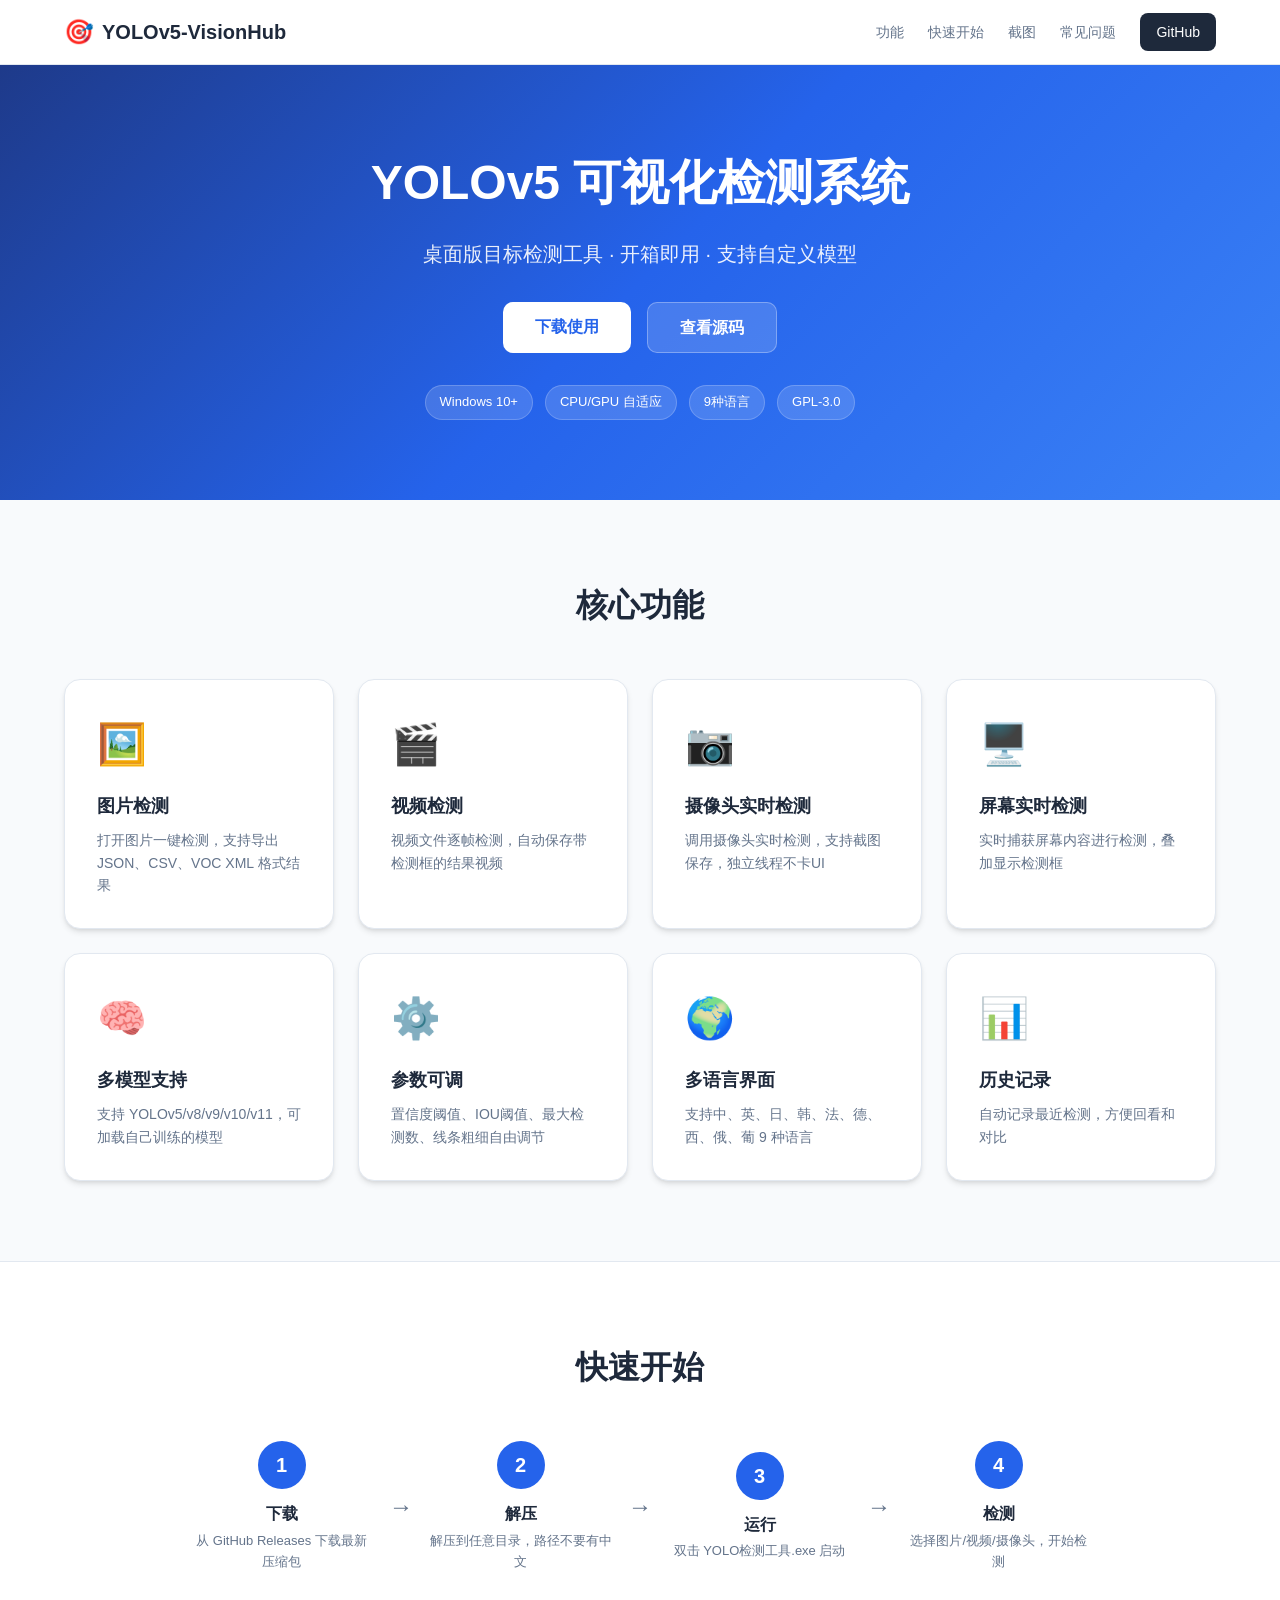
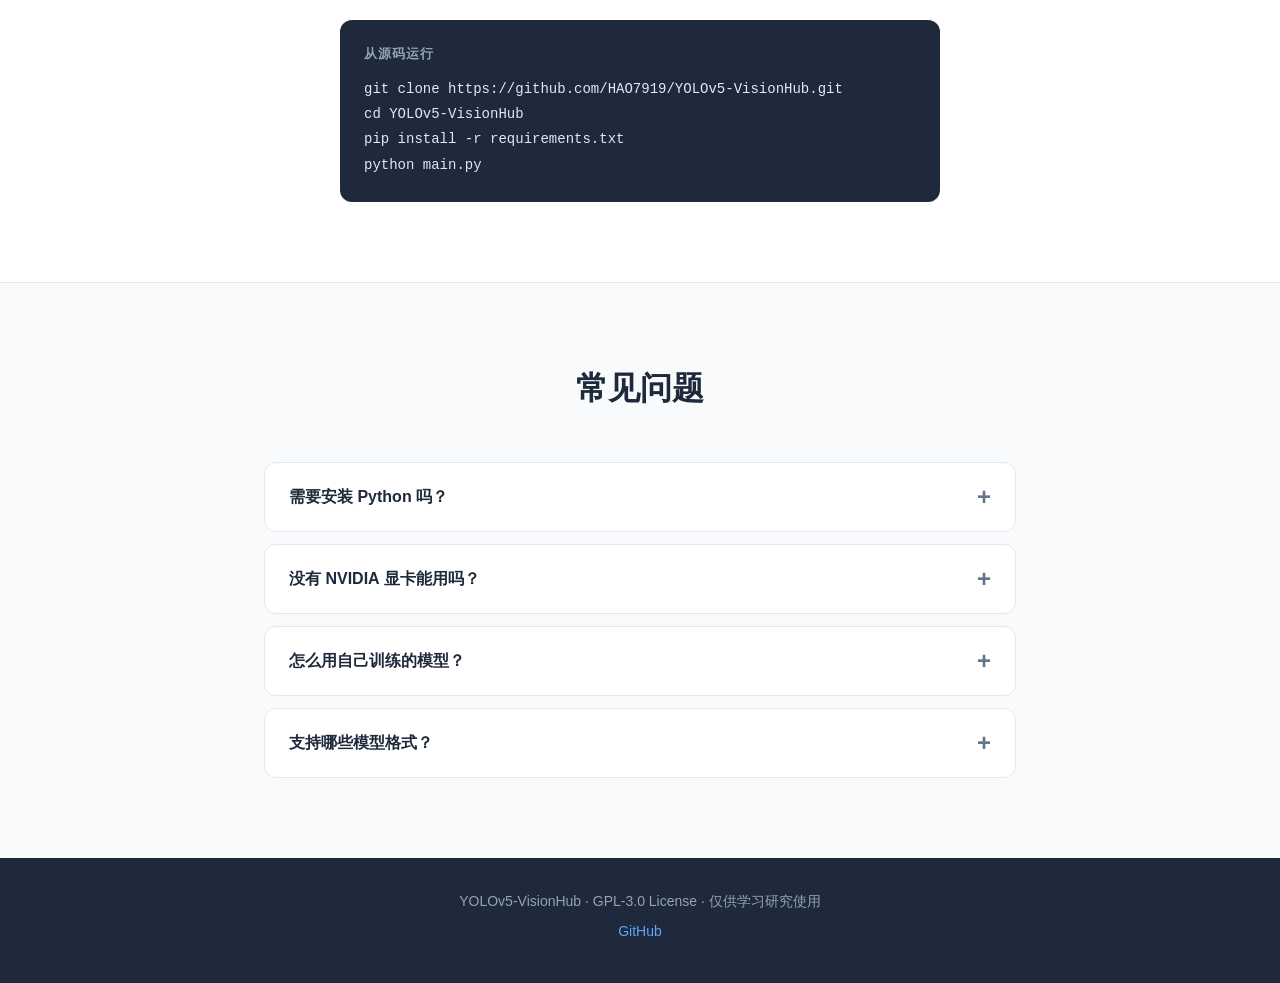
<file: index.html>
<!DOCTYPE html>
<html lang="zh-CN">
<head>
    <meta charset="UTF-8">
    <meta name="viewport" content="width=device-width, initial-scale=1.0">
    <title>YOLOv5-VisionHub - 桌面版目标检测工具</title>
    <link rel="stylesheet" href="style.css">
</head>
<body>
    <nav class="navbar">
        <div class="nav-container">
            <div class="logo">
                <span class="logo-icon">🎯</span>
                <span class="logo-text">YOLOv5-VisionHub</span>
            </div>
            <div class="nav-links">
                <a href="#features">功能</a>
                <a href="#quickstart">快速开始</a>
                <a href="#screenshots">截图</a>
                <a href="#faq">常见问题</a>
                <a href="https://github.com/HAO7919/YOLOv5-VisionHub" target="_blank" class="btn-github">GitHub</a>
            </div>
        </div>
    </nav>

    <header class="hero">
        <div class="hero-content">
            <h1>YOLOv5 可视化检测系统</h1>
            <p class="subtitle">桌面版目标检测工具 · 开箱即用 · 支持自定义模型</p>
            <div class="hero-buttons">
                <a href="https://github.com/HAO7919/YOLOv5-VisionHub/releases" target="_blank" class="btn-primary">下载使用</a>
                <a href="https://github.com/HAO7919/YOLOv5-VisionHub" target="_blank" class="btn-secondary">查看源码</a>
            </div>
            <div class="hero-badges">
                <span class="badge">Windows 10+</span>
                <span class="badge">CPU/GPU 自适应</span>
                <span class="badge">9种语言</span>
                <span class="badge">GPL-3.0</span>
            </div>
        </div>
    </header>

    <section id="features" class="features">
        <h2>核心功能</h2>
        <div class="feature-grid">
            <div class="feature-card">
                <div class="feature-icon">🖼️</div>
                <h3>图片检测</h3>
                <p>打开图片一键检测，支持导出 JSON、CSV、VOC XML 格式结果</p>
            </div>
            <div class="feature-card">
                <div class="feature-icon">🎬</div>
                <h3>视频检测</h3>
                <p>视频文件逐帧检测，自动保存带检测框的结果视频</p>
            </div>
            <div class="feature-card">
                <div class="feature-icon">📷</div>
                <h3>摄像头实时检测</h3>
                <p>调用摄像头实时检测，支持截图保存，独立线程不卡UI</p>
            </div>
            <div class="feature-card">
                <div class="feature-icon">🖥️</div>
                <h3>屏幕实时检测</h3>
                <p>实时捕获屏幕内容进行检测，叠加显示检测框</p>
            </div>
            <div class="feature-card">
                <div class="feature-icon">🧠</div>
                <h3>多模型支持</h3>
                <p>支持 YOLOv5/v8/v9/v10/v11，可加载自己训练的模型</p>
            </div>
            <div class="feature-card">
                <div class="feature-icon">⚙️</div>
                <h3>参数可调</h3>
                <p>置信度阈值、IOU阈值、最大检测数、线条粗细自由调节</p>
            </div>
            <div class="feature-card">
                <div class="feature-icon">🌍</div>
                <h3>多语言界面</h3>
                <p>支持中、英、日、韩、法、德、西、俄、葡 9 种语言</p>
            </div>
            <div class="feature-card">
                <div class="feature-icon">📊</div>
                <h3>历史记录</h3>
                <p>自动记录最近检测，方便回看和对比</p>
            </div>
        </div>
    </section>

    <section id="quickstart" class="quickstart">
        <h2>快速开始</h2>
        <div class="steps">
            <div class="step">
                <div class="step-number">1</div>
                <h3>下载</h3>
                <p>从 GitHub Releases 下载最新压缩包</p>
            </div>
            <div class="step-arrow">→</div>
            <div class="step">
                <div class="step-number">2</div>
                <h3>解压</h3>
                <p>解压到任意目录，路径不要有中文</p>
            </div>
            <div class="step-arrow">→</div>
            <div class="step">
                <div class="step-number">3</div>
                <h3>运行</h3>
                <p>双击 YOLO检测工具.exe 启动</p>
            </div>
            <div class="step-arrow">→</div>
            <div class="step">
                <div class="step-number">4</div>
                <h3>检测</h3>
                <p>选择图片/视频/摄像头，开始检测</p>
            </div>
        </div>
        <div class="code-block">
            <h4>从源码运行</h4>
            <pre><code>git clone https://github.com/HAO7919/YOLOv5-VisionHub.git
cd YOLOv5-VisionHub
pip install -r requirements.txt
python main.py</code></pre>
        </div>
    </section>

    <section id="faq" class="faq">
        <h2>常见问题</h2>
        <div class="faq-list">
            <div class="faq-item">
                <button class="faq-question">需要安装 Python 吗？</button>
                <div class="faq-answer">
                    <p>下载 Release 打包版不需要，双击 exe 就能用。从源码运行才需要 Python 3.8+。</p>
                </div>
            </div>
            <div class="faq-item">
                <button class="faq-question">没有 NVIDIA 显卡能用吗？</button>
                <div class="faq-answer">
                    <p>可以。程序会自动检测，有 GPU 用 GPU，没有就自动用 CPU，只是速度慢一些。</p>
                </div>
            </div>
            <div class="faq-item">
                <button class="faq-question">怎么用自己训练的模型？</button>
                <div class="faq-answer">
                    <p>把训练好的 .pt 文件放到 models/ 目录，重启软件，在左侧模型管理里选择并切换即可。</p>
                </div>
            </div>
            <div class="faq-item">
                <button class="faq-question">支持哪些模型格式？</button>
                <div class="faq-answer">
                    <p>支持 YOLOv5、v8、v9、v10、v11 的 .pt 模型文件，旧版模型也有兼容处理。</p>
                </div>
            </div>
        </div>
    </section>

    <footer class="footer">
        <p>YOLOv5-VisionHub · GPL-3.0 License · 仅供学习研究使用</p>
        <p><a href="https://github.com/HAO7919/YOLOv5-VisionHub" target="_blank">GitHub</a></p>
    </footer>

    <script src="script.js"></script>
</body>
</html>
</file>
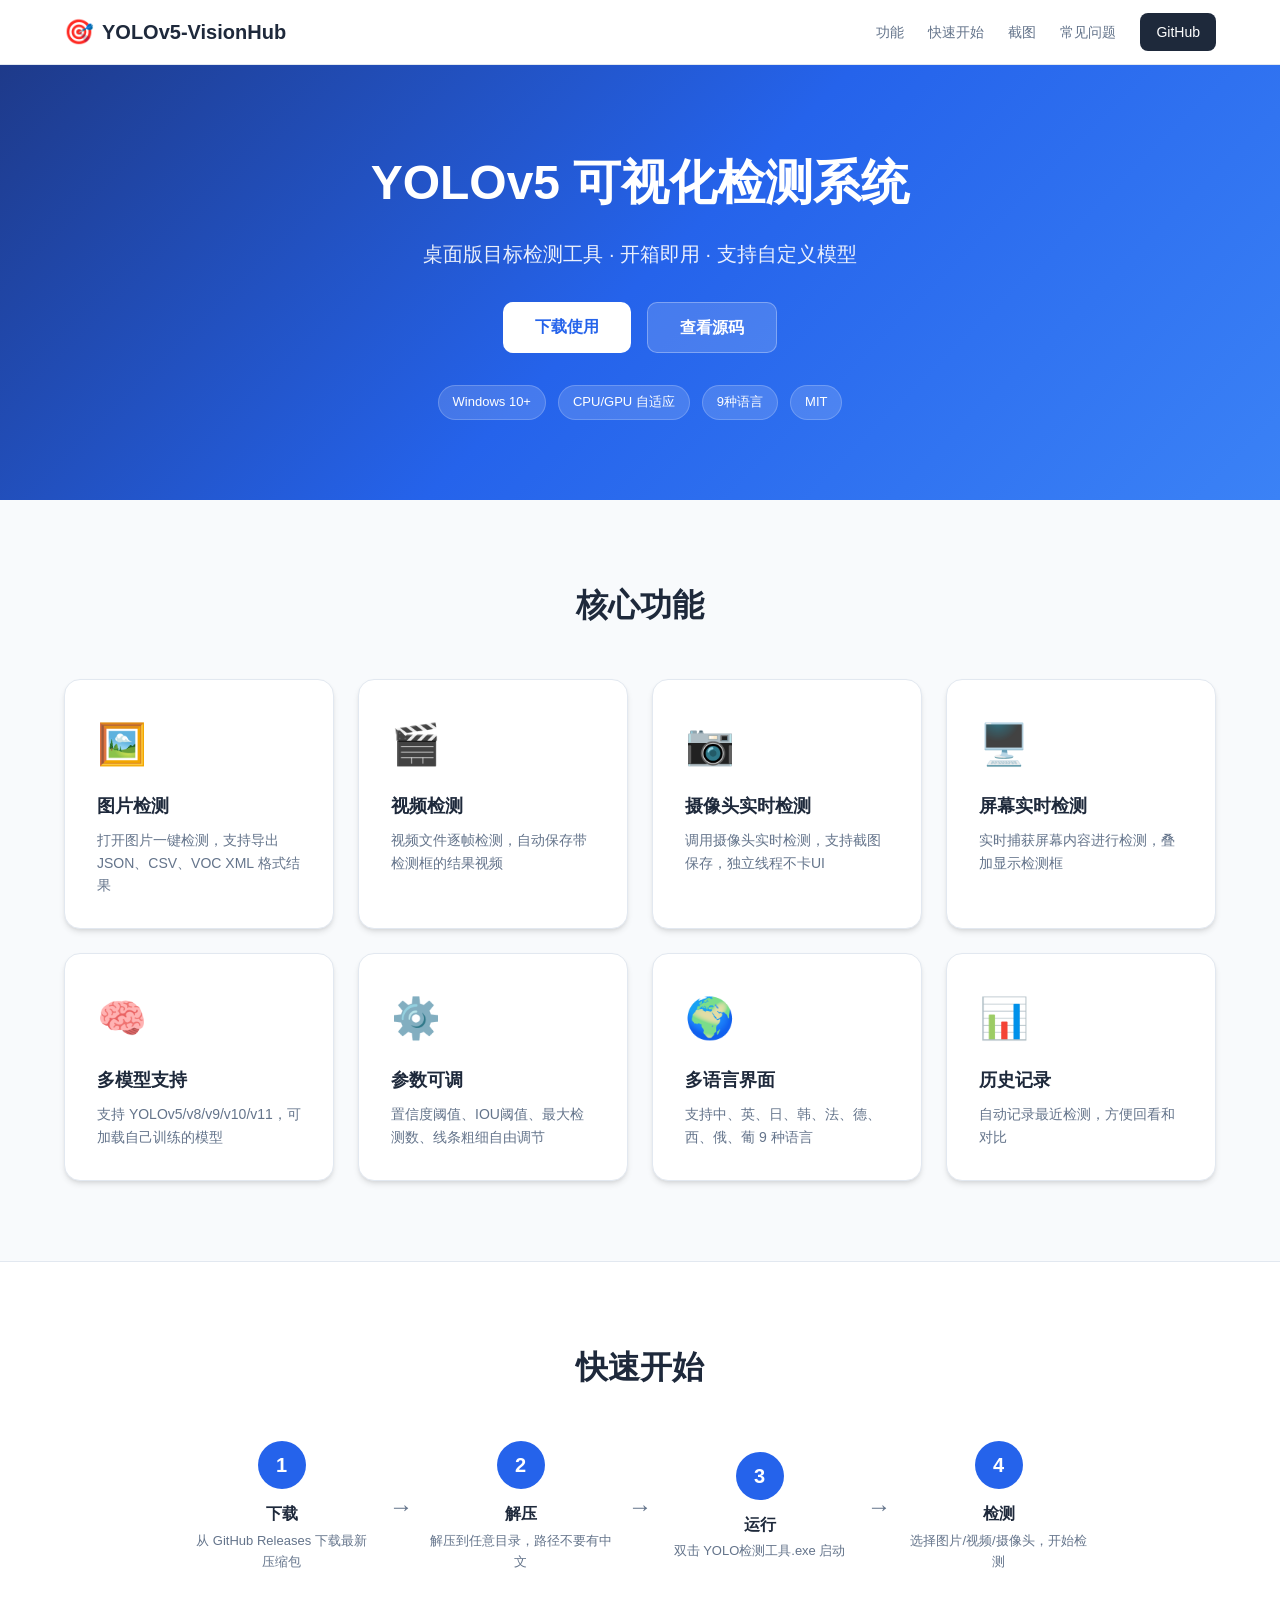
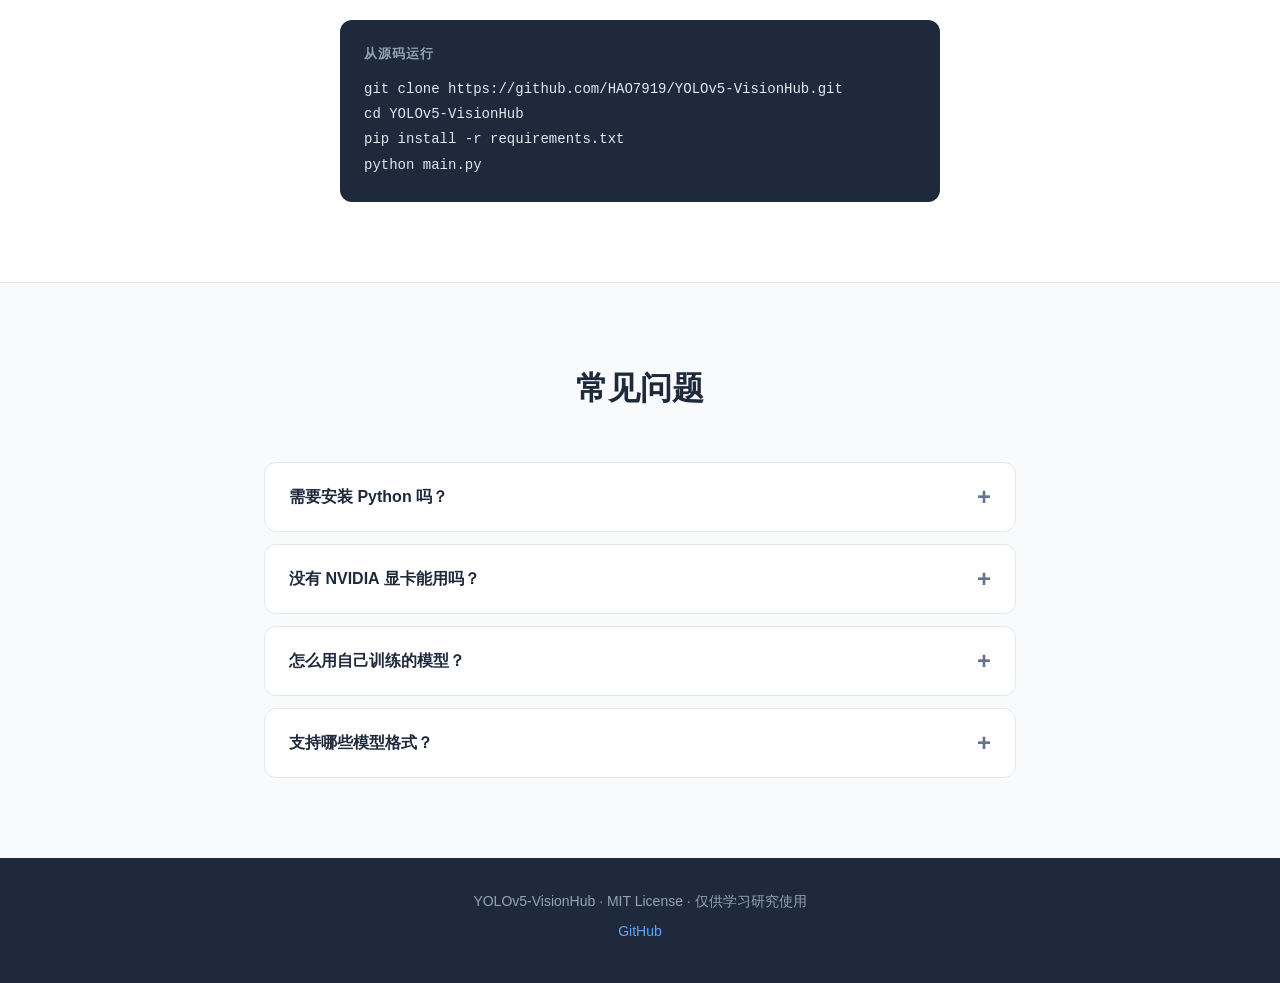
<file: docs/index.html>
<!DOCTYPE html>
<html lang="zh-CN">
<head>
    <meta charset="UTF-8">
    <meta name="viewport" content="width=device-width, initial-scale=1.0">
    <title>YOLOv5-VisionHub - 桌面版目标检测工具</title>
    <link rel="stylesheet" href="style.css">
</head>
<body>
    <nav class="navbar">
        <div class="nav-container">
            <div class="logo">
                <span class="logo-icon">🎯</span>
                <span class="logo-text">YOLOv5-VisionHub</span>
            </div>
            <div class="nav-links">
                <a href="#features">功能</a>
                <a href="#quickstart">快速开始</a>
                <a href="#screenshots">截图</a>
                <a href="#faq">常见问题</a>
                <a href="https://github.com/HAO7919/YOLOv5-VisionHub" target="_blank" class="btn-github">GitHub</a>
            </div>
        </div>
    </nav>

    <header class="hero">
        <div class="hero-content">
            <h1>YOLOv5 可视化检测系统</h1>
            <p class="subtitle">桌面版目标检测工具 · 开箱即用 · 支持自定义模型</p>
            <div class="hero-buttons">
                <a href="https://github.com/HAO7919/YOLOv5-VisionHub/releases" target="_blank" class="btn-primary">下载使用</a>
                <a href="https://github.com/HAO7919/YOLOv5-VisionHub" target="_blank" class="btn-secondary">查看源码</a>
            </div>
            <div class="hero-badges">
                <span class="badge">Windows 10+</span>
                <span class="badge">CPU/GPU 自适应</span>
                <span class="badge">9种语言</span>
                <span class="badge">MIT</span>
            </div>
        </div>
    </header>

    <section id="features" class="features">
        <h2>核心功能</h2>
        <div class="feature-grid">
            <div class="feature-card">
                <div class="feature-icon">🖼️</div>
                <h3>图片检测</h3>
                <p>打开图片一键检测，支持导出 JSON、CSV、VOC XML 格式结果</p>
            </div>
            <div class="feature-card">
                <div class="feature-icon">🎬</div>
                <h3>视频检测</h3>
                <p>视频文件逐帧检测，自动保存带检测框的结果视频</p>
            </div>
            <div class="feature-card">
                <div class="feature-icon">📷</div>
                <h3>摄像头实时检测</h3>
                <p>调用摄像头实时检测，支持截图保存，独立线程不卡UI</p>
            </div>
            <div class="feature-card">
                <div class="feature-icon">🖥️</div>
                <h3>屏幕实时检测</h3>
                <p>实时捕获屏幕内容进行检测，叠加显示检测框</p>
            </div>
            <div class="feature-card">
                <div class="feature-icon">🧠</div>
                <h3>多模型支持</h3>
                <p>支持 YOLOv5/v8/v9/v10/v11，可加载自己训练的模型</p>
            </div>
            <div class="feature-card">
                <div class="feature-icon">⚙️</div>
                <h3>参数可调</h3>
                <p>置信度阈值、IOU阈值、最大检测数、线条粗细自由调节</p>
            </div>
            <div class="feature-card">
                <div class="feature-icon">🌍</div>
                <h3>多语言界面</h3>
                <p>支持中、英、日、韩、法、德、西、俄、葡 9 种语言</p>
            </div>
            <div class="feature-card">
                <div class="feature-icon">📊</div>
                <h3>历史记录</h3>
                <p>自动记录最近检测，方便回看和对比</p>
            </div>
        </div>
    </section>

    <section id="quickstart" class="quickstart">
        <h2>快速开始</h2>
        <div class="steps">
            <div class="step">
                <div class="step-number">1</div>
                <h3>下载</h3>
                <p>从 GitHub Releases 下载最新压缩包</p>
            </div>
            <div class="step-arrow">→</div>
            <div class="step">
                <div class="step-number">2</div>
                <h3>解压</h3>
                <p>解压到任意目录，路径不要有中文</p>
            </div>
            <div class="step-arrow">→</div>
            <div class="step">
                <div class="step-number">3</div>
                <h3>运行</h3>
                <p>双击 YOLO检测工具.exe 启动</p>
            </div>
            <div class="step-arrow">→</div>
            <div class="step">
                <div class="step-number">4</div>
                <h3>检测</h3>
                <p>选择图片/视频/摄像头，开始检测</p>
            </div>
        </div>
        <div class="code-block">
            <h4>从源码运行</h4>
            <pre><code>git clone https://github.com/HAO7919/YOLOv5-VisionHub.git
cd YOLOv5-VisionHub
pip install -r requirements.txt
python main.py</code></pre>
        </div>
    </section>

    <section id="faq" class="faq">
        <h2>常见问题</h2>
        <div class="faq-list">
            <div class="faq-item">
                <button class="faq-question">需要安装 Python 吗？</button>
                <div class="faq-answer">
                    <p>下载 Release 打包版不需要，双击 exe 就能用。从源码运行才需要 Python 3.8+。</p>
                </div>
            </div>
            <div class="faq-item">
                <button class="faq-question">没有 NVIDIA 显卡能用吗？</button>
                <div class="faq-answer">
                    <p>可以。程序会自动检测，有 GPU 用 GPU，没有就自动用 CPU，只是速度慢一些。</p>
                </div>
            </div>
            <div class="faq-item">
                <button class="faq-question">怎么用自己训练的模型？</button>
                <div class="faq-answer">
                    <p>把训练好的 .pt 文件放到 models/ 目录，重启软件，在左侧模型管理里选择并切换即可。</p>
                </div>
            </div>
            <div class="faq-item">
                <button class="faq-question">支持哪些模型格式？</button>
                <div class="faq-answer">
                    <p>支持 YOLOv5、v8、v9、v10、v11 的 .pt 模型文件，旧版模型也有兼容处理。</p>
                </div>
            </div>
        </div>
    </section>

    <footer class="footer">
        <p>YOLOv5-VisionHub · MIT License · 仅供学习研究使用</p>
        <p><a href="https://github.com/HAO7919/YOLOv5-VisionHub" target="_blank">GitHub</a></p>
    </footer>

    <script src="script.js"></script>
</body>
</html>
</file>
<file: style.css>
* {
    margin: 0;
    padding: 0;
    box-sizing: border-box;
}

:root {
    --primary: #2563eb;
    --primary-dark: #1d4ed8;
    --secondary: #64748b;
    --bg: #f8fafc;
    --card-bg: #ffffff;
    --text: #1e293b;
    --text-light: #64748b;
    --border: #e2e8f0;
    --shadow: 0 4px 6px -1px rgba(0, 0, 0, 0.1), 0 2px 4px -2px rgba(0, 0, 0, 0.1);
    --shadow-lg: 0 10px 15px -3px rgba(0, 0, 0, 0.1), 0 4px 6px -4px rgba(0, 0, 0, 0.1);
}

body {
    font-family: -apple-system, BlinkMacSystemFont, 'Segoe UI', Roboto, 'Helvetica Neue', Arial, sans-serif;
    background: var(--bg);
    color: var(--text);
    line-height: 1.6;
}

/* Navbar */
.navbar {
    position: sticky;
    top: 0;
    background: rgba(255, 255, 255, 0.95);
    backdrop-filter: blur(10px);
    border-bottom: 1px solid var(--border);
    z-index: 100;
}

.nav-container {
    max-width: 1200px;
    margin: 0 auto;
    padding: 0 24px;
    height: 64px;
    display: flex;
    align-items: center;
    justify-content: space-between;
}

.logo {
    display: flex;
    align-items: center;
    gap: 8px;
    font-size: 20px;
    font-weight: 700;
    color: var(--text);
}

.logo-icon {
    font-size: 24px;
}

.nav-links {
    display: flex;
    align-items: center;
    gap: 24px;
}

.nav-links a {
    text-decoration: none;
    color: var(--text-light);
    font-size: 14px;
    font-weight: 500;
    transition: color 0.2s;
}

.nav-links a:hover {
    color: var(--primary);
}

.btn-github {
    background: var(--text);
    color: white !important;
    padding: 8px 16px;
    border-radius: 8px;
    font-size: 14px;
}

.btn-github:hover {
    background: var(--primary);
}

/* Hero */
.hero {
    background: linear-gradient(135deg, #1e3a8a 0%, #2563eb 50%, #3b82f6 100%);
    color: white;
    padding: 80px 24px;
    text-align: center;
}

.hero-content {
    max-width: 800px;
    margin: 0 auto;
}

.hero h1 {
    font-size: 48px;
    font-weight: 800;
    margin-bottom: 16px;
}

.subtitle {
    font-size: 20px;
    opacity: 0.9;
    margin-bottom: 32px;
}

.hero-buttons {
    display: flex;
    gap: 16px;
    justify-content: center;
    margin-bottom: 32px;
}

.btn-primary, .btn-secondary {
    padding: 12px 32px;
    border-radius: 10px;
    font-size: 16px;
    font-weight: 600;
    text-decoration: none;
    transition: transform 0.2s, box-shadow 0.2s;
}

.btn-primary {
    background: white;
    color: var(--primary);
}

.btn-primary:hover {
    transform: translateY(-2px);
    box-shadow: 0 10px 20px rgba(0, 0, 0, 0.2);
}

.btn-secondary {
    background: rgba(255, 255, 255, 0.15);
    color: white;
    border: 1px solid rgba(255, 255, 255, 0.3);
}

.btn-secondary:hover {
    background: rgba(255, 255, 255, 0.25);
    transform: translateY(-2px);
}

.hero-badges {
    display: flex;
    gap: 12px;
    justify-content: center;
    flex-wrap: wrap;
}

.badge {
    background: rgba(255, 255, 255, 0.15);
    padding: 6px 14px;
    border-radius: 20px;
    font-size: 13px;
    border: 1px solid rgba(255, 255, 255, 0.2);
}

/* Features */
.features {
    max-width: 1200px;
    margin: 0 auto;
    padding: 80px 24px;
}

.features h2, .quickstart h2, .faq h2 {
    text-align: center;
    font-size: 32px;
    font-weight: 700;
    margin-bottom: 48px;
}

.feature-grid {
    display: grid;
    grid-template-columns: repeat(auto-fit, minmax(260px, 1fr));
    gap: 24px;
}

.feature-card {
    background: var(--card-bg);
    padding: 32px;
    border-radius: 16px;
    box-shadow: var(--shadow);
    transition: transform 0.2s, box-shadow 0.2s;
    border: 1px solid var(--border);
}

.feature-card:hover {
    transform: translateY(-4px);
    box-shadow: var(--shadow-lg);
}

.feature-icon {
    font-size: 40px;
    margin-bottom: 16px;
}

.feature-card h3 {
    font-size: 18px;
    font-weight: 600;
    margin-bottom: 8px;
}

.feature-card p {
    color: var(--text-light);
    font-size: 14px;
}

/* Quickstart */
.quickstart {
    background: var(--card-bg);
    padding: 80px 24px;
    border-top: 1px solid var(--border);
    border-bottom: 1px solid var(--border);
}

.steps {
    max-width: 900px;
    margin: 0 auto 48px;
    display: flex;
    align-items: center;
    justify-content: center;
    gap: 16px;
    flex-wrap: wrap;
}

.step {
    text-align: center;
    flex: 1;
    min-width: 150px;
}

.step-number {
    width: 48px;
    height: 48px;
    background: var(--primary);
    color: white;
    border-radius: 50%;
    display: flex;
    align-items: center;
    justify-content: center;
    font-size: 20px;
    font-weight: 700;
    margin: 0 auto 12px;
}

.step h3 {
    font-size: 16px;
    margin-bottom: 4px;
}

.step p {
    font-size: 13px;
    color: var(--text-light);
}

.step-arrow {
    font-size: 24px;
    color: var(--text-light);
}

.code-block {
    max-width: 600px;
    margin: 0 auto;
    background: #1e293b;
    border-radius: 12px;
    padding: 24px;
    overflow-x: auto;
}

.code-block h4 {
    color: #94a3b8;
    font-size: 13px;
    margin-bottom: 12px;
    text-transform: uppercase;
    letter-spacing: 1px;
}

.code-block pre {
    margin: 0;
}

.code-block code {
    color: #e2e8f0;
    font-family: 'Consolas', 'Monaco', monospace;
    font-size: 14px;
    line-height: 1.8;
}

/* FAQ */
.faq {
    max-width: 800px;
    margin: 0 auto;
    padding: 80px 24px;
}

.faq-list {
    display: flex;
    flex-direction: column;
    gap: 12px;
}

.faq-item {
    background: var(--card-bg);
    border: 1px solid var(--border);
    border-radius: 12px;
    overflow: hidden;
}

.faq-question {
    width: 100%;
    padding: 20px 24px;
    background: none;
    border: none;
    text-align: left;
    font-size: 16px;
    font-weight: 600;
    color: var(--text);
    cursor: pointer;
    display: flex;
    justify-content: space-between;
    align-items: center;
    transition: background 0.2s;
}

.faq-question:hover {
    background: var(--bg);
}

.faq-question::after {
    content: '+';
    font-size: 24px;
    color: var(--text-light);
    transition: transform 0.2s;
}

.faq-item.active .faq-question::after {
    transform: rotate(45deg);
}

.faq-answer {
    max-height: 0;
    overflow: hidden;
    transition: max-height 0.3s ease;
}

.faq-item.active .faq-answer {
    max-height: 200px;
}

.faq-answer p {
    padding: 0 24px 20px;
    color: var(--text-light);
    font-size: 14px;
}

/* Footer */
.footer {
    background: var(--text);
    color: #94a3b8;
    text-align: center;
    padding: 32px 24px;
    font-size: 14px;
}

.footer a {
    color: #60a5fa;
    text-decoration: none;
}

.footer a:hover {
    text-decoration: underline;
}

.footer p {
    margin-bottom: 8px;
}

/* Responsive */
@media (max-width: 768px) {
    .hero h1 {
        font-size: 32px;
    }

    .subtitle {
        font-size: 16px;
    }

    .nav-links {
        display: none;
    }

    .steps {
        flex-direction: column;
    }

    .step-arrow {
        transform: rotate(90deg);
    }
}
</file>
<file: docs/style.css>
* {
    margin: 0;
    padding: 0;
    box-sizing: border-box;
}

:root {
    --primary: #2563eb;
    --primary-dark: #1d4ed8;
    --secondary: #64748b;
    --bg: #f8fafc;
    --card-bg: #ffffff;
    --text: #1e293b;
    --text-light: #64748b;
    --border: #e2e8f0;
    --shadow: 0 4px 6px -1px rgba(0, 0, 0, 0.1), 0 2px 4px -2px rgba(0, 0, 0, 0.1);
    --shadow-lg: 0 10px 15px -3px rgba(0, 0, 0, 0.1), 0 4px 6px -4px rgba(0, 0, 0, 0.1);
}

body {
    font-family: -apple-system, BlinkMacSystemFont, 'Segoe UI', Roboto, 'Helvetica Neue', Arial, sans-serif;
    background: var(--bg);
    color: var(--text);
    line-height: 1.6;
}

/* Navbar */
.navbar {
    position: sticky;
    top: 0;
    background: rgba(255, 255, 255, 0.95);
    backdrop-filter: blur(10px);
    border-bottom: 1px solid var(--border);
    z-index: 100;
}

.nav-container {
    max-width: 1200px;
    margin: 0 auto;
    padding: 0 24px;
    height: 64px;
    display: flex;
    align-items: center;
    justify-content: space-between;
}

.logo {
    display: flex;
    align-items: center;
    gap: 8px;
    font-size: 20px;
    font-weight: 700;
    color: var(--text);
}

.logo-icon {
    font-size: 24px;
}

.nav-links {
    display: flex;
    align-items: center;
    gap: 24px;
}

.nav-links a {
    text-decoration: none;
    color: var(--text-light);
    font-size: 14px;
    font-weight: 500;
    transition: color 0.2s;
}

.nav-links a:hover {
    color: var(--primary);
}

.btn-github {
    background: var(--text);
    color: white !important;
    padding: 8px 16px;
    border-radius: 8px;
    font-size: 14px;
}

.btn-github:hover {
    background: var(--primary);
}

/* Hero */
.hero {
    background: linear-gradient(135deg, #1e3a8a 0%, #2563eb 50%, #3b82f6 100%);
    color: white;
    padding: 80px 24px;
    text-align: center;
}

.hero-content {
    max-width: 800px;
    margin: 0 auto;
}

.hero h1 {
    font-size: 48px;
    font-weight: 800;
    margin-bottom: 16px;
}

.subtitle {
    font-size: 20px;
    opacity: 0.9;
    margin-bottom: 32px;
}

.hero-buttons {
    display: flex;
    gap: 16px;
    justify-content: center;
    margin-bottom: 32px;
}

.btn-primary, .btn-secondary {
    padding: 12px 32px;
    border-radius: 10px;
    font-size: 16px;
    font-weight: 600;
    text-decoration: none;
    transition: transform 0.2s, box-shadow 0.2s;
}

.btn-primary {
    background: white;
    color: var(--primary);
}

.btn-primary:hover {
    transform: translateY(-2px);
    box-shadow: 0 10px 20px rgba(0, 0, 0, 0.2);
}

.btn-secondary {
    background: rgba(255, 255, 255, 0.15);
    color: white;
    border: 1px solid rgba(255, 255, 255, 0.3);
}

.btn-secondary:hover {
    background: rgba(255, 255, 255, 0.25);
    transform: translateY(-2px);
}

.hero-badges {
    display: flex;
    gap: 12px;
    justify-content: center;
    flex-wrap: wrap;
}

.badge {
    background: rgba(255, 255, 255, 0.15);
    padding: 6px 14px;
    border-radius: 20px;
    font-size: 13px;
    border: 1px solid rgba(255, 255, 255, 0.2);
}

/* Features */
.features {
    max-width: 1200px;
    margin: 0 auto;
    padding: 80px 24px;
}

.features h2, .quickstart h2, .faq h2 {
    text-align: center;
    font-size: 32px;
    font-weight: 700;
    margin-bottom: 48px;
}

.feature-grid {
    display: grid;
    grid-template-columns: repeat(auto-fit, minmax(260px, 1fr));
    gap: 24px;
}

.feature-card {
    background: var(--card-bg);
    padding: 32px;
    border-radius: 16px;
    box-shadow: var(--shadow);
    transition: transform 0.2s, box-shadow 0.2s;
    border: 1px solid var(--border);
}

.feature-card:hover {
    transform: translateY(-4px);
    box-shadow: var(--shadow-lg);
}

.feature-icon {
    font-size: 40px;
    margin-bottom: 16px;
}

.feature-card h3 {
    font-size: 18px;
    font-weight: 600;
    margin-bottom: 8px;
}

.feature-card p {
    color: var(--text-light);
    font-size: 14px;
}

/* Quickstart */
.quickstart {
    background: var(--card-bg);
    padding: 80px 24px;
    border-top: 1px solid var(--border);
    border-bottom: 1px solid var(--border);
}

.steps {
    max-width: 900px;
    margin: 0 auto 48px;
    display: flex;
    align-items: center;
    justify-content: center;
    gap: 16px;
    flex-wrap: wrap;
}

.step {
    text-align: center;
    flex: 1;
    min-width: 150px;
}

.step-number {
    width: 48px;
    height: 48px;
    background: var(--primary);
    color: white;
    border-radius: 50%;
    display: flex;
    align-items: center;
    justify-content: center;
    font-size: 20px;
    font-weight: 700;
    margin: 0 auto 12px;
}

.step h3 {
    font-size: 16px;
    margin-bottom: 4px;
}

.step p {
    font-size: 13px;
    color: var(--text-light);
}

.step-arrow {
    font-size: 24px;
    color: var(--text-light);
}

.code-block {
    max-width: 600px;
    margin: 0 auto;
    background: #1e293b;
    border-radius: 12px;
    padding: 24px;
    overflow-x: auto;
}

.code-block h4 {
    color: #94a3b8;
    font-size: 13px;
    margin-bottom: 12px;
    text-transform: uppercase;
    letter-spacing: 1px;
}

.code-block pre {
    margin: 0;
}

.code-block code {
    color: #e2e8f0;
    font-family: 'Consolas', 'Monaco', monospace;
    font-size: 14px;
    line-height: 1.8;
}

/* FAQ */
.faq {
    max-width: 800px;
    margin: 0 auto;
    padding: 80px 24px;
}

.faq-list {
    display: flex;
    flex-direction: column;
    gap: 12px;
}

.faq-item {
    background: var(--card-bg);
    border: 1px solid var(--border);
    border-radius: 12px;
    overflow: hidden;
}

.faq-question {
    width: 100%;
    padding: 20px 24px;
    background: none;
    border: none;
    text-align: left;
    font-size: 16px;
    font-weight: 600;
    color: var(--text);
    cursor: pointer;
    display: flex;
    justify-content: space-between;
    align-items: center;
    transition: background 0.2s;
}

.faq-question:hover {
    background: var(--bg);
}

.faq-question::after {
    content: '+';
    font-size: 24px;
    color: var(--text-light);
    transition: transform 0.2s;
}

.faq-item.active .faq-question::after {
    transform: rotate(45deg);
}

.faq-answer {
    max-height: 0;
    overflow: hidden;
    transition: max-height 0.3s ease;
}

.faq-item.active .faq-answer {
    max-height: 200px;
}

.faq-answer p {
    padding: 0 24px 20px;
    color: var(--text-light);
    font-size: 14px;
}

/* Footer */
.footer {
    background: var(--text);
    color: #94a3b8;
    text-align: center;
    padding: 32px 24px;
    font-size: 14px;
}

.footer a {
    color: #60a5fa;
    text-decoration: none;
}

.footer a:hover {
    text-decoration: underline;
}

.footer p {
    margin-bottom: 8px;
}

/* Responsive */
@media (max-width: 768px) {
    .hero h1 {
        font-size: 32px;
    }

    .subtitle {
        font-size: 16px;
    }

    .nav-links {
        display: none;
    }

    .steps {
        flex-direction: column;
    }

    .step-arrow {
        transform: rotate(90deg);
    }
}
</file>
